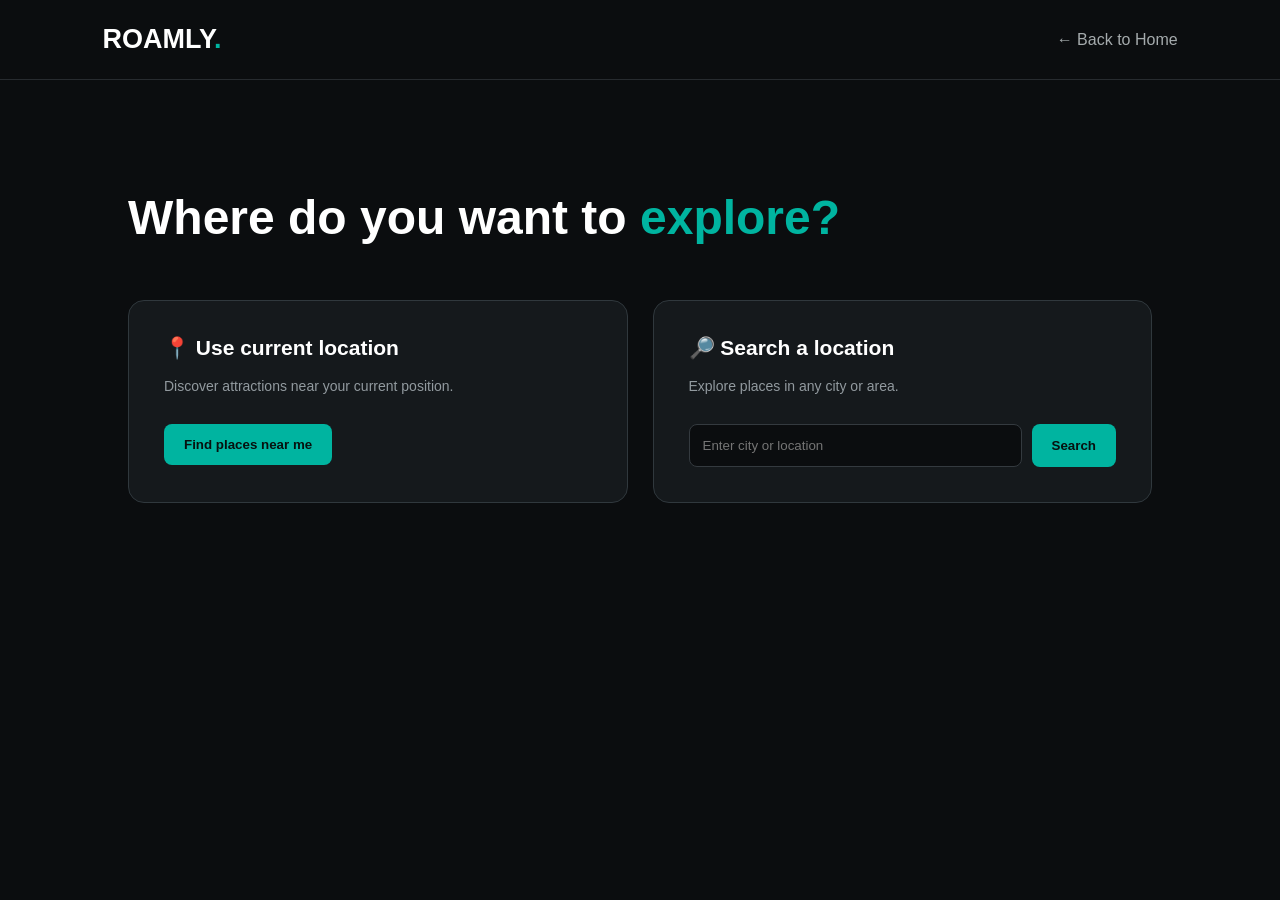
<file: explore.html>
<!DOCTYPE html>
<html lang="en">

<head>
    <meta charset="UTF-8">
    <meta name="viewport" content="width=device-width, initial-scale=1.0">

    <title>Roamly | Explore Places</title>

    <link rel="stylesheet" href="explore.css">
</head>

<body>

    <nav class="navbar">
        <div class="logo">ROAMLY<span>.</span></div>

        <a href="home.html">← Back to Home</a>
    </nav>

    <main class="explore-container">

        <div class="explore-heading">
            
            <h1>Where do you want to <span>explore?</span></h1>
        </div>

        <div class="location-options">

            <div class="location-card">
                <h2>📍 Use current location</h2>
                <p>Discover attractions near your current position.</p>

                <button id="location-btn">
                    Find places near me
                </button>
            </div>

            <div class="location-card">
                <h2>🔎 Search a location</h2>
                <p>Explore places in any city or area.</p>

                <div class="search-box">
                    <input
                        type="text"
                        id="city-input"
                        placeholder="Enter city or location"
                    >

                    <button id="search-btn">Search</button>
                </div>
            </div>

        </div>

        <p id="location-status"></p>

    </main>

</body>
</html>
</file>
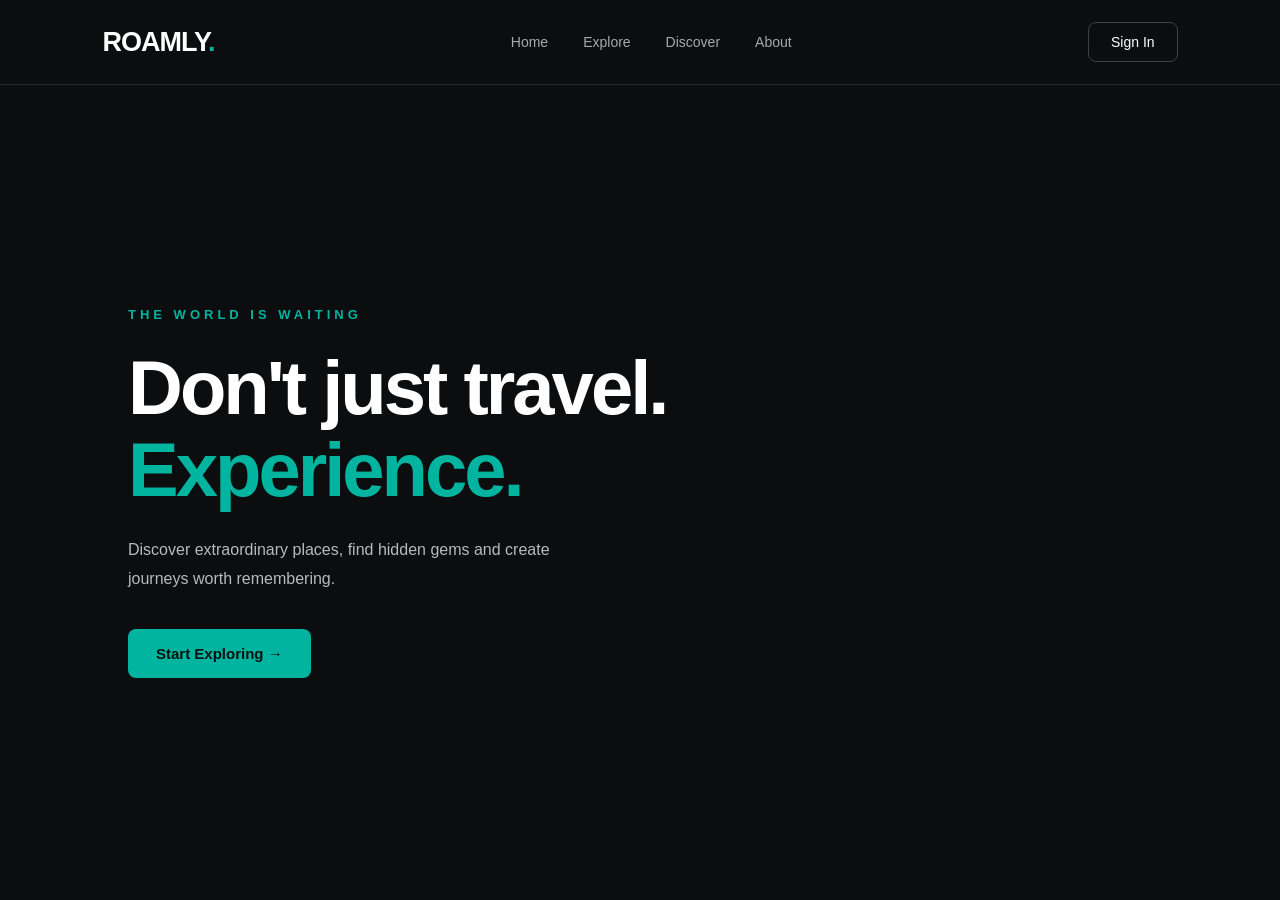
<file: home.html>
<!DOCTYPE html>
<html lang="en">

<head>
    <meta charset="UTF-8">
    <meta name="viewport" content="width=device-width, initial-scale=1.0">

    <title>Roamly | Explore the World</title>

    <link rel="stylesheet" href="home.css">
</head>

<body>

    <!-- Navigation Bar -->
    <nav class="navbar">

        <div class="logo">ROAMLY<span>.</span></div>

        <div class="nav-links">
            <a href="home.html">Home</a>
            <a href="explore.html">Explore</a>
            <a href="#">Discover</a>
            <a href="#">About</a>
        </div>

        <a href="index.html" class="login-btn">Sign In</a>

    </nav>

    <!-- Hero Section -->
    <section class="hero">

        <div class="hero-content">

            <p class="eyebrow">THE WORLD IS WAITING</p>

            <h1>
                Don't just travel.<br>
                <span>Experience.</span>
            </h1>

            <p class="hero-description">
                Discover extraordinary places, find hidden gems
                and create journeys worth remembering.
            </p>

            <a href="explore.html" class="explore-btn">
            Start Exploring →
            </a>

        </div>

    </section>

<!-- LOCATION DISCOVERY SECTION -->


<script>
    const exploreButton = document.getElementById("explore-btn");

    exploreButton.addEventListener("click", function() {
        document.getElementById("discovery-section").scrollIntoView({
            behavior: "smooth"
        });
    });
</script>
</body>

</html>
</file>
<file: explore.css>
* {
    margin: 0;
    padding: 0;
    box-sizing: border-box;
}

body {
    font-family: Arial, sans-serif;
    background: #0b0d0f;
    color: white;
}

.navbar {
    height: 80px;
    padding: 0 8%;

    display: flex;
    justify-content: space-between;
    align-items: center;

    border-bottom: 1px solid #272b2f;
}

.logo {
    font-size: 27px;
    font-weight: bold;
}

.logo span {
    color: #00b4a0;
}

.navbar a {
    color: #a5abad;
    text-decoration: none;
}

.explore-container {
    padding: 90px 10%;
}

.eyebrow {
    color: #00b4a0;
    font-size: 12px;
    font-weight: bold;
    letter-spacing: 3px;
}

.explore-heading h1 {
    font-size: 48px;
    margin: 20px 0;
}

.explore-heading h1 span {
    color: #00b4a0;
}

.explore-heading > p:last-child {
    color: #929a9f;
}

.location-options {
    display: grid;
    grid-template-columns: 1fr 1fr;
    gap: 25px;
    margin-top: 55px;
}

.location-card {
    padding: 35px;
    background: #15191c;
    border: 1px solid #30383d;
    border-radius: 16px;
}

.location-card h2 {
    font-size: 21px;
    margin-bottom: 15px;
}

.location-card p {
    color: #929a9f;
    font-size: 14px;
    line-height: 1.7;
    margin-bottom: 25px;
}

.location-card button {
    padding: 13px 20px;
    background: #00b4a0;
    color: #07110f;
    border: none;
    border-radius: 8px;
    font-weight: bold;
    cursor: pointer;
}

.search-box {
    display: flex;
    gap: 10px;
}

.search-box input {
    flex: 1;
    min-width: 0;
    padding: 13px;
    background: #0b0d0f;
    border: 1px solid #343a3f;
    border-radius: 8px;
    color: white;
    outline: none;
}

.search-box input:focus {
    border-color: #00b4a0;
}

#location-status {
    margin-top: 25px;
    color: #00b4a0;
}
</file>
<file: home.css>
/* RESET */
* {
    margin: 0;
    padding: 0;
    box-sizing: border-box;
}

/* PAGE */
body {
    font-family: Arial, sans-serif;
    background: #0b0d0f;
    color: #ffffff;
}

/* NAVIGATION BAR */
.navbar {
    width: 100%;
    height: 85px;
    padding: 0 8%;
    
    display: flex;
    align-items: center;
    justify-content: space-between;

    background: #0b0d0f;
    border-bottom: 1px solid #22272b;
}

/* LOGO */
.logo {
    font-size: 27px;
    font-weight: bold;
    letter-spacing: -1px;
}

.logo span {
    color: #00b4a0;
}

/* NAVIGATION LINKS */
.nav-links {
    display: flex;
    gap: 35px;
}

.nav-links a {
    text-decoration: none;
    color: #a5abad;
    font-size: 14px;
    transition: color 0.3s ease;
}

.nav-links a:hover {
    color: #00b4a0;
}

/* SIGN IN BUTTON */
.login-btn {
    text-decoration: none;
    color: white;
    border: 1px solid #3b4247;
    padding: 11px 22px;
    border-radius: 8px;
    font-size: 14px;
    transition: all 0.3s ease;
}

.login-btn:hover {
    background: #00b4a0;
    border-color: #00b4a0;
    color: #0b0d0f;
}

/* HERO SECTION */
.hero {
    min-height: calc(100vh - 85px);

    display: flex;
    align-items: center;

    padding: 0 10%;

    background:
        linear-gradient(
            90deg,
            rgba(11, 13, 15, 0.95),
            rgba(11, 13, 15, 0.55),
            rgba(11, 13, 15, 0.15)
        ),
        url("https://images.unsplash.com/photo-1464822759023-fed622ff2c3b")
        center/cover no-repeat;
}

/* HERO CONTENT */
.hero-content {
    max-width: 650px;
}

.eyebrow {
    color: #00b4a0;
    font-size: 13px;
    font-weight: bold;
    letter-spacing: 4px;
    margin-bottom: 25px;
}

.hero h1 {
    font-size: 76px;
    line-height: 1.08;
    letter-spacing: -3px;
    margin-bottom: 25px;
}

.hero h1 span {
    color: #00b4a0;
}

.hero-description {
    color: #b5bbbf;
    font-size: 16px;
    line-height: 1.8;
    max-width: 480px;
    margin-bottom: 35px;
}

/* EXPLORE BUTTON */
.explore-btn {
    padding: 16px 28px;
    background: #00b4a0;
    color: #07110f;

    border: none;
    border-radius: 8px;

    font-size: 15px;
    font-weight: bold;
    cursor: pointer;

    transition: all 0.3s ease;
    display: inline-block;
    text-decoration: none;
}

.explore-btn:hover {
    background: #ffffff;
    transform: translateY(-4px);
    box-shadow: 0 10px 25px rgba(0, 180, 160, 0.2);
}
</file>
